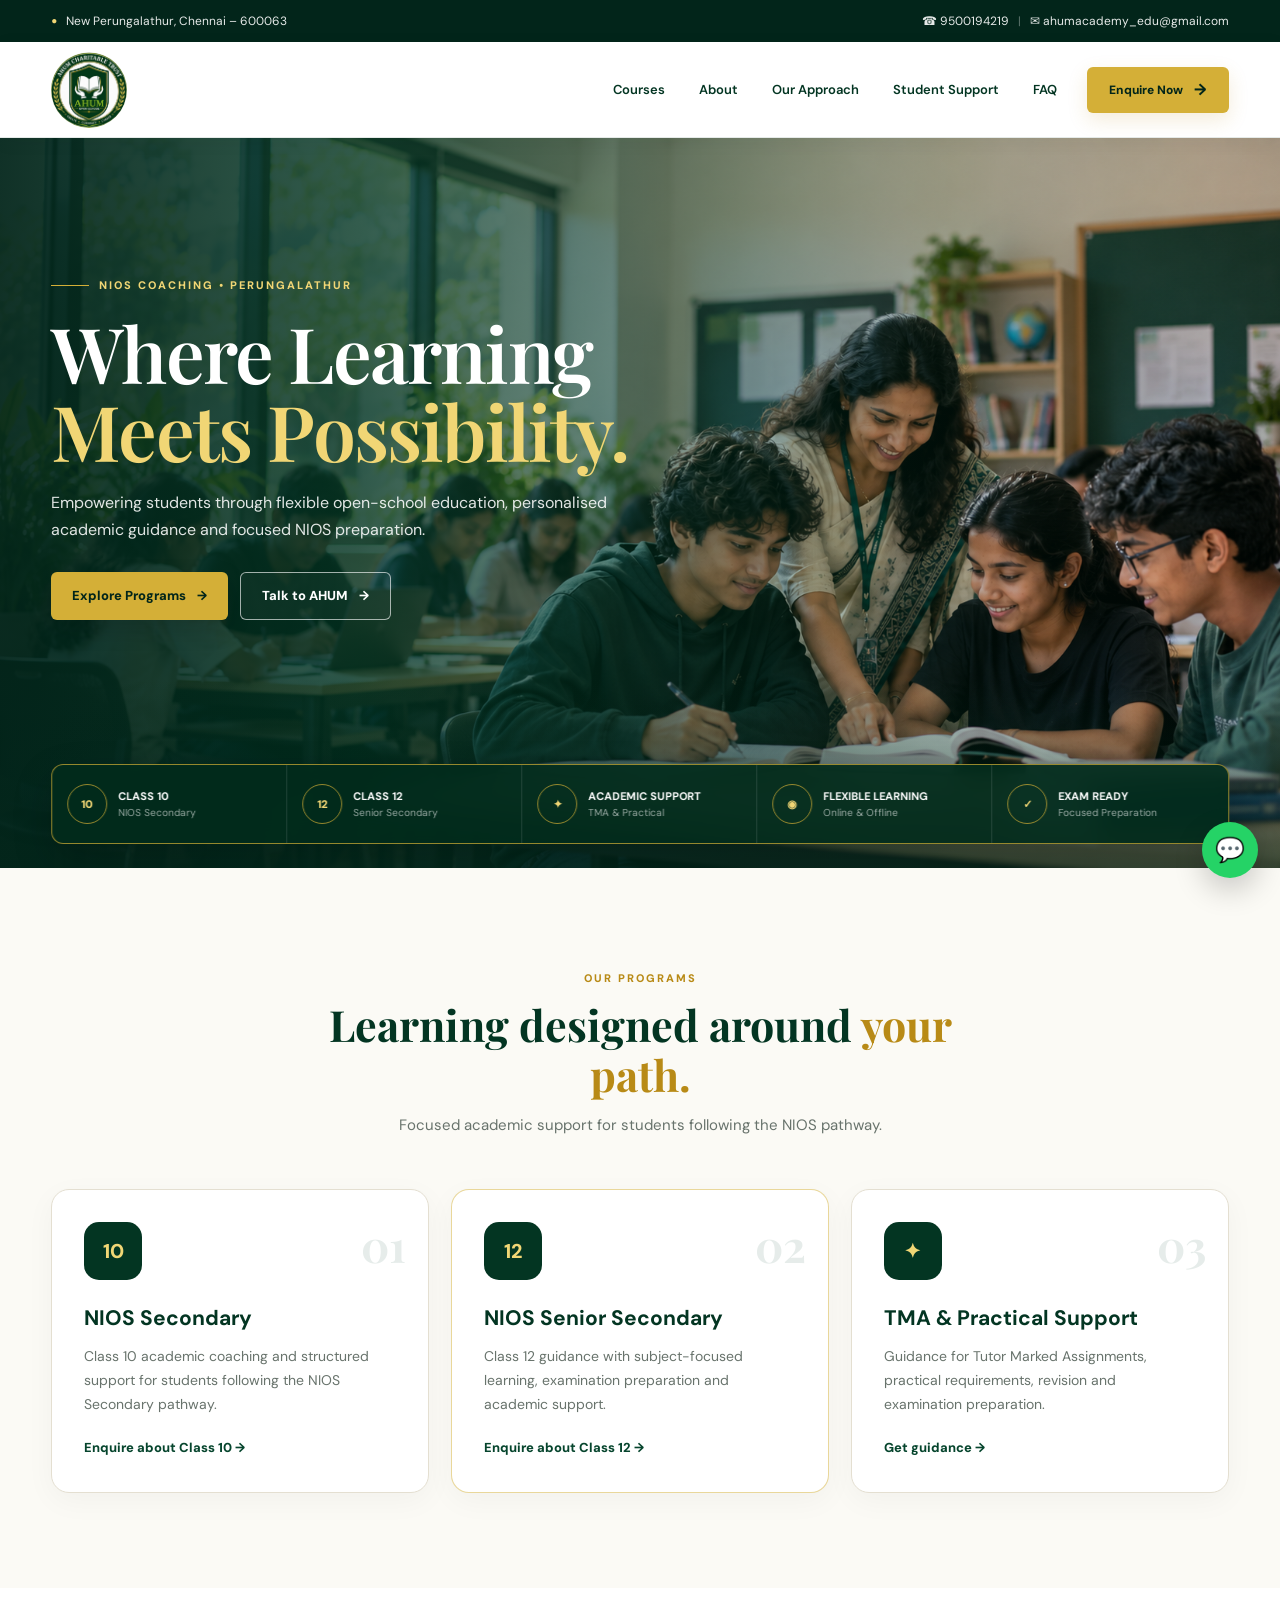
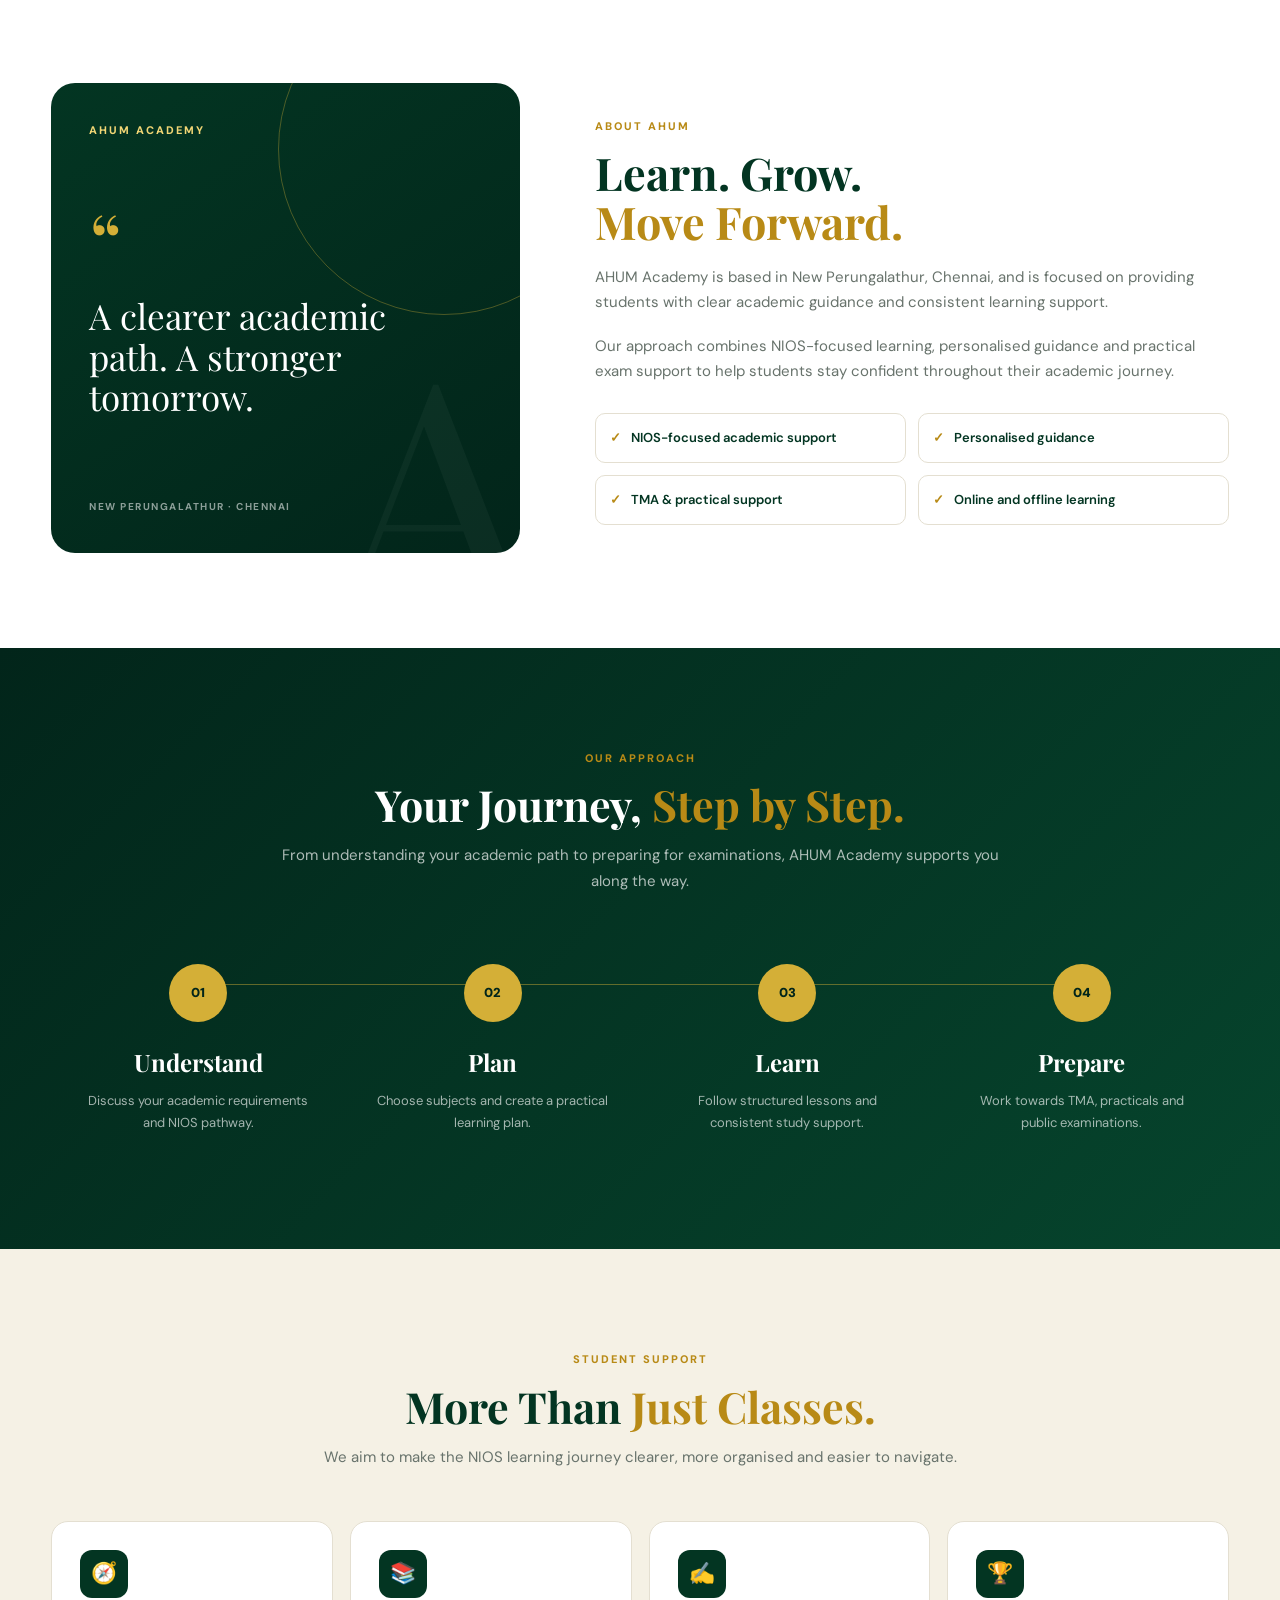
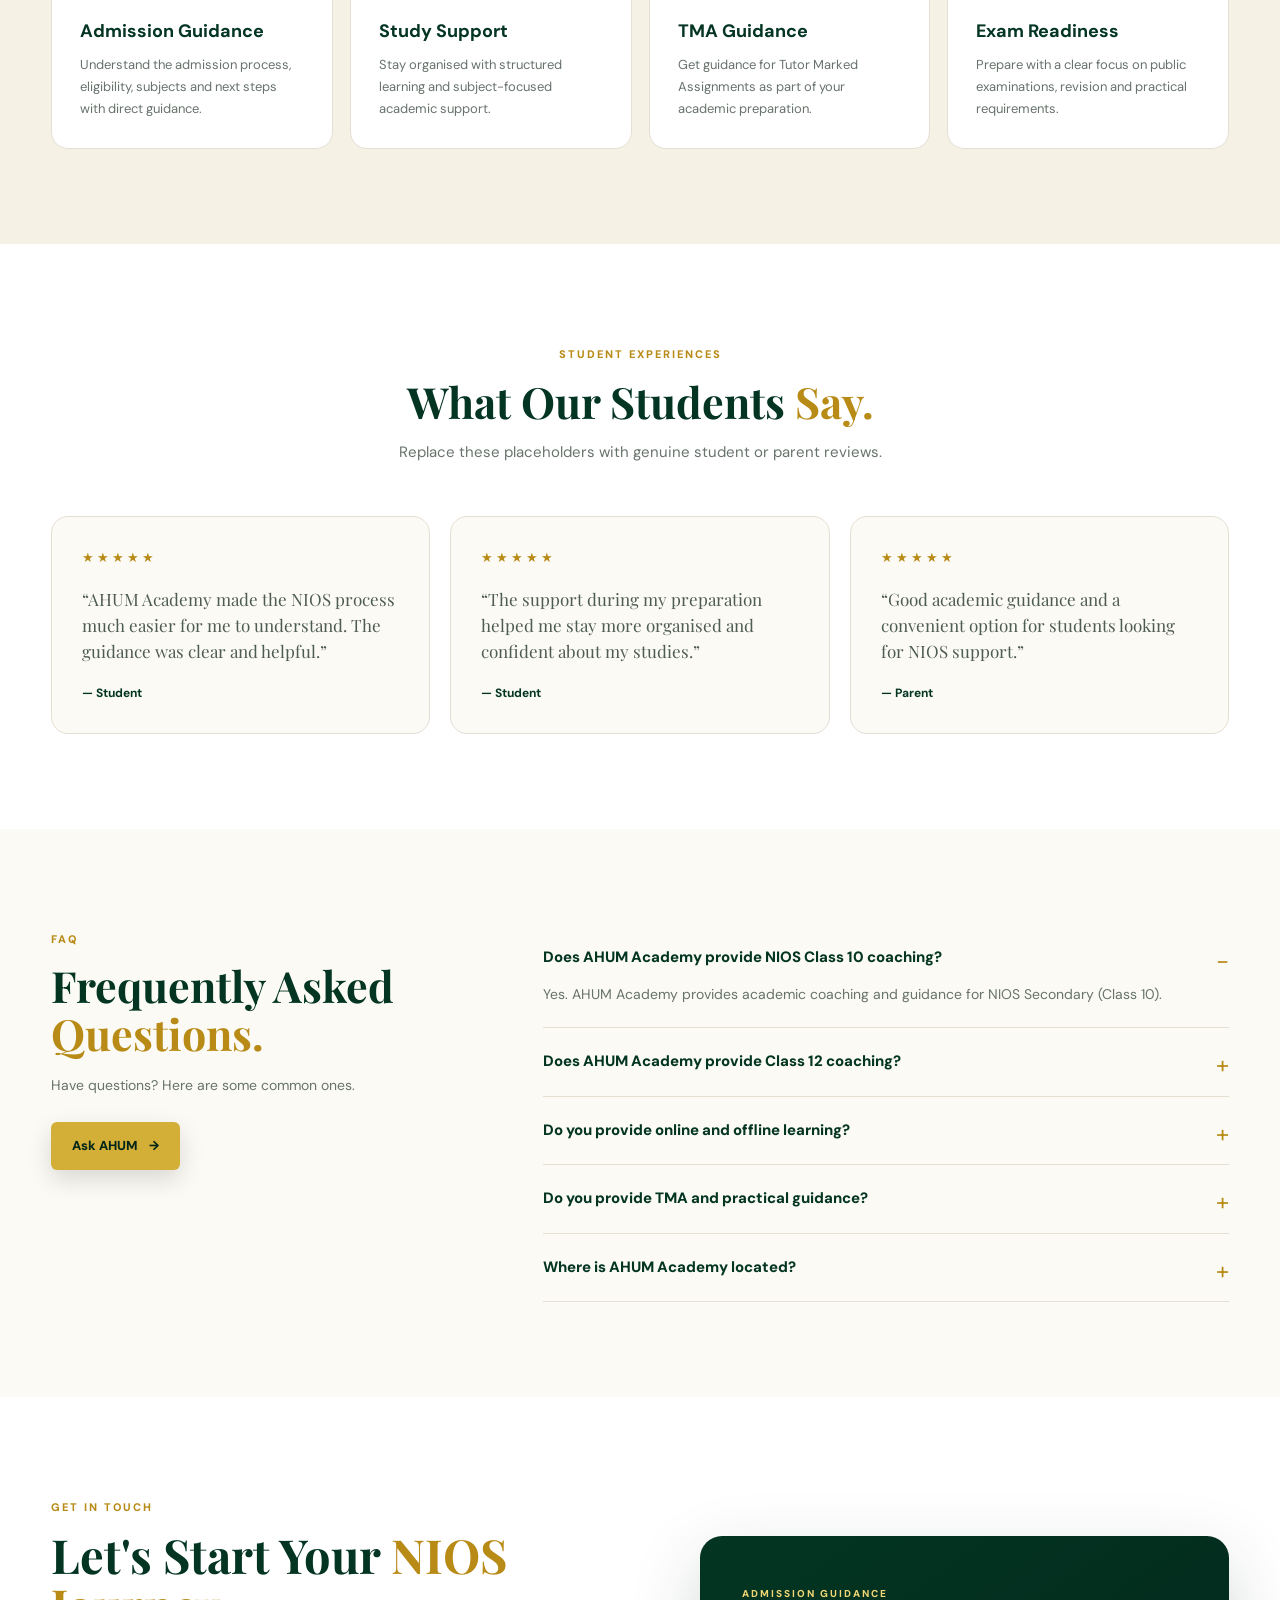
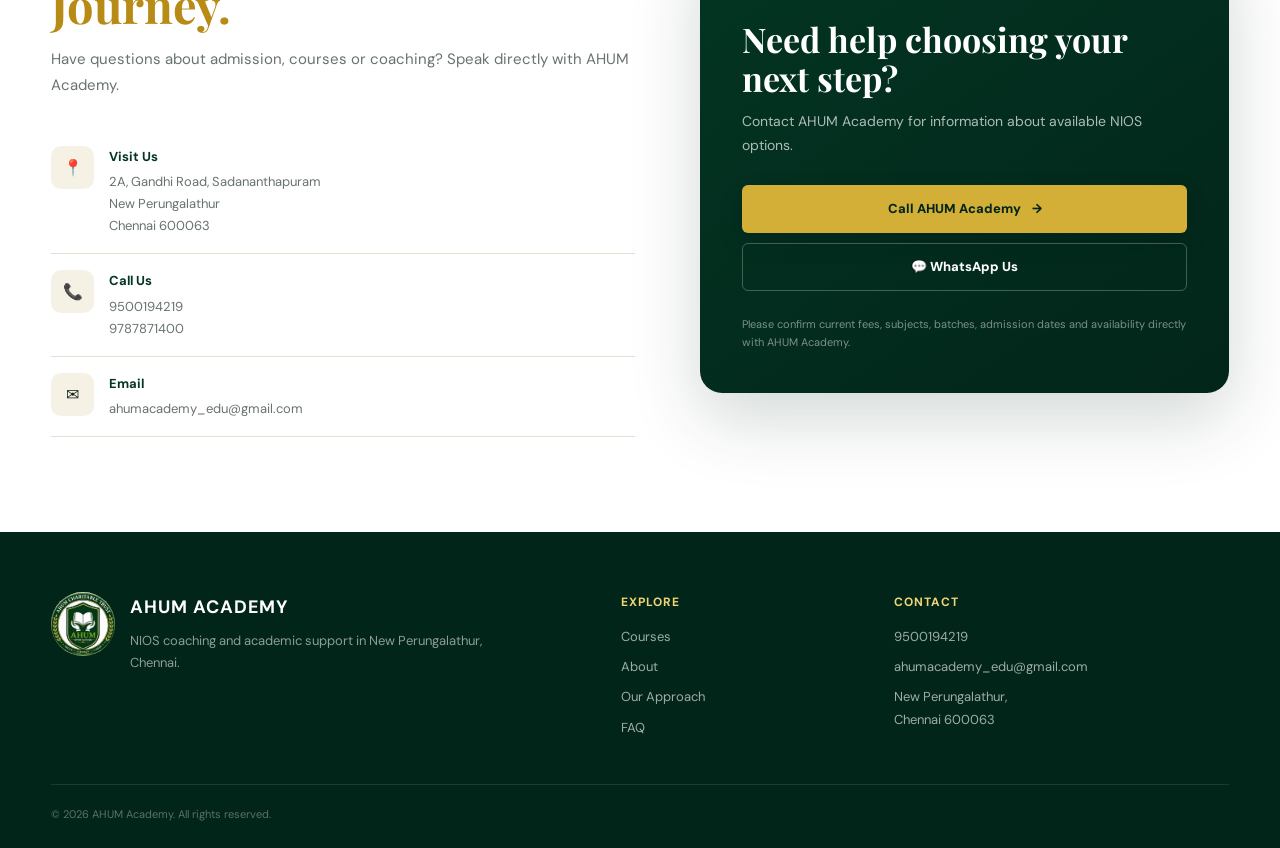
<file: index.html>
<!DOCTYPE html>
<html lang="en">

<head>

    <meta charset="UTF-8">

    <meta name="viewport"
          content="width=device-width, initial-scale=1.0">
    
    <link rel="icon" type="image/png" href="images/ahum-favicon.png">

        <!-- Primary SEO Meta Tags -->
        <title>Ahum Academy | NIOS Coaching & Academic Support</title>
        <meta name="title" content="Ahum Academy | [Insert Primary Slogan or Niche]">
        <meta name="description" content="Welcome to Ahum Academy. We offer comprehensive [insert niche, e.g., IT training, competitive exam preparation, online courses] designed to build your skills and advance your career.">
        <meta name="keywords" content="Ahum Academy, [Keyword 1], [Keyword 2], [Keyword 3], online education, skill development, [City/Location if applicable]">
        <meta name="author" content="Ahum Academy">
        <meta name="robots" content="index, follow">
        <link rel="canonical" href="https://ahumacademy.org/">
        
        <!-- Open Graph / Facebook (For social sharing previews) -->
        <meta property="og:type" content="website">
        <meta property="og:url" content="https://ahumacademy.org/">
        <meta property="og:title" content="Ahum Academy | [Insert Primary Slogan]">
        <meta property="og:description" content="Welcome to Ahum Academy. We offer comprehensive [insert niche] designed to build your skills and advance your career.">
        <meta property="og:image" content="https://ahumacademy.org/assets/social-preview-image.jpg">
        
        <!-- Twitter -->
        <meta name="twitter:card" content="summary_large_image">
        <meta name="twitter:url" content="https://ahumacademy.org/">
        <meta name="twitter:title" content="Ahum Academy | [Insert Primary Slogan]">
        <meta name="twitter:description" content="Welcome to Ahum Academy. We offer comprehensive [insert niche] designed to build your skills and advance your career.">
        <meta name="twitter:image" content="https://ahumacademy.org/assets/social-preview-image.jpg">
            <!-- Google Fonts -->

    <link rel="preconnect"
          href="https://fonts.googleapis.com">

    <link rel="preconnect"
          href="https://fonts.gstatic.com"
          crossorigin>

    <link
        href="https://fonts.googleapis.com/css2?family=DM+Sans:wght@400;500;600;700;800&family=Playfair+Display:wght@500;600;700&display=swap"
        rel="stylesheet"
    >

    <!-- CSS -->

    <link rel="stylesheet" href="style.css">

</head>


<body>


<!-- =====================================================
     TOP CONTACT BAR
===================================================== -->

<div class="topbar">

    <div class="container topbar-inner">

        <div class="top-location">

            <span class="top-icon">●</span>

            New Perungalathur,
            Chennai – 600063

        </div>


        <div class="top-contact">

            <a href="tel:+919500194219">

                ☎ 9500194219

            </a>

            <span class="divider">|</span>

            <a href="mailto:ahumacademy_edu@gmail.com">

                ✉ ahumacademy_edu@gmail.com

            </a>

        </div>

    </div>

</div>



<!-- =====================================================
     MAIN HEADER
===================================================== -->

<header class="site-header">

    <div class="container nav-inner">


        <!-- LOGO -->

        <a href="#" class="site-logo">

            <img
                src="images/ahum-logo.jpeg"
                alt="AHUM Academy Logo"
            >

        </a>



        <!-- DESKTOP NAVIGATION -->

        <nav class="main-nav">

            <a href="#courses">
                Courses
            </a>

            <a href="#about">
                About
            </a>

            <a href="#approach">
                Our Approach
            </a>

            <a href="#support">
                Student Support
            </a>

            <a href="#faq">
                FAQ
            </a>

        </nav>



        <!-- HEADER BUTTON -->

        <a href="#contact"
           class="header-btn">

            Enquire Now

            <span>→</span>

        </a>



        <!-- MOBILE MENU BUTTON -->

        <button
            class="menu-toggle"
            id="menuToggle"
            aria-label="Open menu"
            aria-expanded="false">

            ☰

        </button>

    </div>



    <!-- MOBILE NAVIGATION -->

    <div
        class="mobile-nav"
        id="mobileNav">

        <a href="#courses">
            Courses
        </a>

        <a href="#about">
            About
        </a>

        <a href="#approach">
            Our Approach
        </a>

        <a href="#support">
            Student Support
        </a>

        <a href="#faq">
            FAQ
        </a>

        <a href="#contact"
           class="mobile-enquire">

            Enquire Now →

        </a>

    </div>

</header>



<main>



<!-- =====================================================
     HERO SECTION
===================================================== -->

<section class="hero">


    <!-- BACKGROUND IMAGE -->

    <div class="hero-background"></div>


    <!-- DARK OVERLAY -->

    <div class="hero-overlay"></div>



    <!-- HERO CONTENT -->

    <div class="container hero-content">

        <div class="hero-copy">


            <div class="eyebrow">

                <span></span>

                NIOS COACHING • PERUNGALATHUR

            </div>



            <h1>

                Where Learning

                <br>

                <em>
                    Meets Possibility.
                </em>

            </h1>



            <p>

                Empowering students through flexible
                open-school education, personalised
                academic guidance and focused NIOS
                preparation.

            </p>



            <!-- BUTTONS -->

            <div class="hero-actions">


                <a href="#courses"
                   class="btn btn-gold">

                    Explore Programs

                    <span>→</span>

                </a>



                <a href="#contact"
                   class="btn btn-outline">

                    Talk to AHUM

                    <span>→</span>

                </a>


            </div>

        </div>

    </div>



    <!-- =================================================
         HERO INFORMATION BAR
    ================================================== -->

    <div class="container hero-info-wrap">

        <div class="hero-info">


            <div class="hero-info-item">

                <div class="info-icon">
                    10
                </div>

                <div>

                    <strong>
                        CLASS 10
                    </strong>

                    <span>
                        NIOS Secondary
                    </span>

                </div>

            </div>



            <div class="hero-info-item">

                <div class="info-icon">
                    12
                </div>

                <div>

                    <strong>
                        CLASS 12
                    </strong>

                    <span>
                        Senior Secondary
                    </span>

                </div>

            </div>



            <div class="hero-info-item">

                <div class="info-icon">
                    ✦
                </div>

                <div>

                    <strong>
                        ACADEMIC SUPPORT
                    </strong>

                    <span>
                        TMA & Practical
                    </span>

                </div>

            </div>



            <div class="hero-info-item">

                <div class="info-icon">
                    ◉
                </div>

                <div>

                    <strong>
                        FLEXIBLE LEARNING
                    </strong>

                    <span>
                        Online & Offline
                    </span>

                </div>

            </div>



            <div class="hero-info-item">

                <div class="info-icon">
                    ✓
                </div>

                <div>

                    <strong>
                        EXAM READY
                    </strong>

                    <span>
                        Focused Preparation
                    </span>

                </div>

            </div>


        </div>

    </div>

</section>



<!-- =====================================================
     COURSES
===================================================== -->

<section
    class="section courses"
    id="courses">

    <div class="container">


        <div class="section-heading">

            <span class="section-kicker">
                OUR PROGRAMS
            </span>

            <h2>

                Learning designed around

                <em>
                    your path.
                </em>

            </h2>

            <p>

                Focused academic support for students
                following the NIOS pathway.

            </p>

        </div>



        <div class="course-grid">


            <!-- COURSE 1 -->

            <article class="course-card">

                <div class="course-number">
                    01
                </div>

                <div class="course-icon">
                    10
                </div>

                <h3>
                    NIOS Secondary
                </h3>

                <p>

                    Class 10 academic coaching and
                    structured support for students
                    following the NIOS Secondary pathway.

                </p>

                <a href="#contact">

                    Enquire about Class 10 →

                </a>

            </article>



            <!-- COURSE 2 -->

            <article class="course-card featured">

                <div class="course-number">
                    02
                </div>

                <div class="course-icon">
                    12
                </div>

                <h3>
                    NIOS Senior Secondary
                </h3>

                <p>

                    Class 12 guidance with subject-focused
                    learning, examination preparation
                    and academic support.

                </p>

                <a href="#contact">

                    Enquire about Class 12 →

                </a>

            </article>



            <!-- COURSE 3 -->

            <article class="course-card">

                <div class="course-number">
                    03
                </div>

                <div class="course-icon">
                    ✦
                </div>

                <h3>
                    TMA & Practical Support
                </h3>

                <p>

                    Guidance for Tutor Marked Assignments,
                    practical requirements, revision and
                    examination preparation.

                </p>

                <a href="#contact">

                    Get guidance →

                </a>

            </article>


        </div>

    </div>

</section>



<!-- =====================================================
     ABOUT
===================================================== -->

<section
    class="section about"
    id="about">

    <div class="container about-grid">


        <!-- LEFT -->

        <div class="about-visual">

            <div class="about-badge">

                AHUM ACADEMY

            </div>


            <div class="about-quote">

                <span>
                    “
                </span>

                <p>

                    A clearer academic path.
                    A stronger tomorrow.

                </p>

            </div>


            <div class="about-bottom">

                NEW PERUNGALATHUR · CHENNAI

            </div>

        </div>



        <!-- RIGHT -->

        <div class="about-content">

            <span class="section-kicker">

                ABOUT AHUM

            </span>


            <h2>

                Learn. Grow.

                <br>

                <em>
                    Move Forward.
                </em>

            </h2>


            <p>

                AHUM Academy is based in New
                Perungalathur, Chennai, and is focused
                on providing students with clear
                academic guidance and consistent
                learning support.

            </p>


            <p>

                Our approach combines NIOS-focused
                learning, personalised guidance and
                practical exam support to help students
                stay confident throughout their
                academic journey.

            </p>



            <div class="about-points">


                <div>

                    <span>✓</span>

                    NIOS-focused academic support

                </div>


                <div>

                    <span>✓</span>

                    Personalised guidance

                </div>


                <div>

                    <span>✓</span>

                    TMA & practical support

                </div>


                <div>

                    <span>✓</span>

                    Online and offline learning

                </div>


            </div>

        </div>

    </div>

</section>



<!-- =====================================================
     OUR APPROACH
===================================================== -->

<section
    class="section approach"
    id="approach">

    <div class="container">


        <div class="section-heading light">

            <span class="section-kicker">

                OUR APPROACH

            </span>


            <h2>

                Your Journey,

                <em>
                    Step by Step.
                </em>

            </h2>


            <p>

                From understanding your academic path
                to preparing for examinations, AHUM
                Academy supports you along the way.

            </p>

        </div>



        <div class="journey-grid">


            <div class="journey-card">

                <div class="journey-number">
                    01
                </div>

                <h3>
                    Understand
                </h3>

                <p>

                    Discuss your academic requirements
                    and NIOS pathway.

                </p>

            </div>



            <div class="journey-card">

                <div class="journey-number">
                    02
                </div>

                <h3>
                    Plan
                </h3>

                <p>

                    Choose subjects and create a
                    practical learning plan.

                </p>

            </div>



            <div class="journey-card">

                <div class="journey-number">
                    03
                </div>

                <h3>
                    Learn
                </h3>

                <p>

                    Follow structured lessons and
                    consistent study support.

                </p>

            </div>



            <div class="journey-card">

                <div class="journey-number">
                    04
                </div>

                <h3>
                    Prepare
                </h3>

                <p>

                    Work towards TMA, practicals
                    and public examinations.

                </p>

            </div>


        </div>

    </div>

</section>



<!-- =====================================================
     STUDENT SUPPORT
===================================================== -->

<section
    class="section support"
    id="support">

    <div class="container">


        <div class="section-heading">

            <span class="section-kicker">

                STUDENT SUPPORT

            </span>


            <h2>

                More Than

                <em>
                    Just Classes.
                </em>

            </h2>


            <p>

                We aim to make the NIOS learning journey
                clearer, more organised and easier to
                navigate.

            </p>

        </div>



        <div class="support-grid">


            <article class="support-card">

                <div class="support-icon">
                    🧭
                </div>

                <h3>
                    Admission Guidance
                </h3>

                <p>

                    Understand the admission process,
                    eligibility, subjects and next steps
                    with direct guidance.

                </p>

            </article>



            <article class="support-card">

                <div class="support-icon">
                    📚
                </div>

                <h3>
                    Study Support
                </h3>

                <p>

                    Stay organised with structured
                    learning and subject-focused
                    academic support.

                </p>

            </article>



            <article class="support-card">

                <div class="support-icon">
                    ✍
                </div>

                <h3>
                    TMA Guidance
                </h3>

                <p>

                    Get guidance for Tutor Marked
                    Assignments as part of your
                    academic preparation.

                </p>

            </article>



            <article class="support-card">

                <div class="support-icon">
                    🏆
                </div>

                <h3>
                    Exam Readiness
                </h3>

                <p>

                    Prepare with a clear focus on
                    public examinations, revision
                    and practical requirements.

                </p>

            </article>


        </div>

    </div>

</section>



<!-- =====================================================
     TESTIMONIALS
===================================================== -->

<section class="section testimonials">

    <div class="container">


        <div class="section-heading">

            <span class="section-kicker">

                STUDENT EXPERIENCES

            </span>


            <h2>

                What Our Students

                <em>
                    Say.
                </em>

            </h2>


            <p>

                Replace these placeholders with genuine
                student or parent reviews.

            </p>

        </div>



        <div class="review-grid">


            <article class="review-card">

                <div class="stars">
                    ★★★★★
                </div>

                <p>

                    “AHUM Academy made the NIOS process
                    much easier for me to understand.
                    The guidance was clear and helpful.”

                </p>

                <strong>
                    — Student
                </strong>

            </article>



            <article class="review-card">

                <div class="stars">
                    ★★★★★
                </div>

                <p>

                    “The support during my preparation
                    helped me stay more organised and
                    confident about my studies.”

                </p>

                <strong>
                    — Student
                </strong>

            </article>



            <article class="review-card">

                <div class="stars">
                    ★★★★★
                </div>

                <p>

                    “Good academic guidance and a
                    convenient option for students
                    looking for NIOS support.”

                </p>

                <strong>
                    — Parent
                </strong>

            </article>


        </div>

    </div>

</section>



<!-- =====================================================
     FAQ
===================================================== -->

<section
    class="section faq-section"
    id="faq">

    <div class="container faq-layout">


        <div class="faq-intro">

            <span class="section-kicker">
                FAQ
            </span>


            <h2>

                Frequently Asked

                <em>
                    Questions.
                </em>

            </h2>


            <p>

                Have questions?
                Here are some common ones.

            </p>


            <a href="#contact"
               class="btn btn-gold">

                Ask AHUM

                <span>→</span>

            </a>

        </div>



        <div class="faq-list">


            <details open>

                <summary>

                    Does AHUM Academy provide NIOS
                    Class 10 coaching?

                </summary>

                <p>

                    Yes. AHUM Academy provides academic
                    coaching and guidance for NIOS
                    Secondary (Class 10).

                </p>

            </details>



            <details>

                <summary>

                    Does AHUM Academy provide Class
                    12 coaching?

                </summary>

                <p>

                    Yes. AHUM Academy provides Senior
                    Secondary (Class 12) coaching and
                    guidance. Contact the academy to
                    confirm current subjects and batches.

                </p>

            </details>



            <details>

                <summary>

                    Do you provide online and offline
                    learning?

                </summary>

                <p>

                    Yes. AHUM Academy provides online
                    and offline learning support.
                    Current batch timings can be
                    confirmed directly with the academy.

                </p>

            </details>



            <details>

                <summary>

                    Do you provide TMA and practical
                    guidance?

                </summary>

                <p>

                    Yes. Academic support includes
                    guidance for TMA, public examinations
                    and practical preparation.

                </p>

            </details>



            <details>

                <summary>

                    Where is AHUM Academy located?

                </summary>

                <p>

                    2A, Gandhi Road, Sadananthapuram,
                    New Perungalathur, Chennai 600063.

                </p>

            </details>


        </div>

    </div>

</section>



<!-- =====================================================
     CONTACT
===================================================== -->

<section
    class="section contact"
    id="contact">

    <div class="container contact-grid">


        <div class="contact-main">

            <span class="section-kicker">

                GET IN TOUCH

            </span>


            <h2>

                Let's Start Your

                <em>
                    NIOS Journey.
                </em>

            </h2>


            <p>

                Have questions about admission,
                courses or coaching? Speak directly
                with AHUM Academy.

            </p>



            <div class="contact-details">


                <div class="contact-detail">

                    <div class="contact-detail-icon">
                        📍
                    </div>

                    <div>

                        <strong>
                            Visit Us
                        </strong>

                        <span>

                            2A, Gandhi Road,
                            Sadananthapuram<br>

                            New Perungalathur<br>

                            Chennai 600063

                        </span>

                    </div>

                </div>



                <div class="contact-detail">

                    <div class="contact-detail-icon">
                        📞
                    </div>

                    <div>

                        <strong>
                            Call Us
                        </strong>

                        <span>

                            <a href="tel:+919500194219">
                                9500194219
                            </a>

                            <br>

                            <a href="tel:+919787871400">
                                9787871400
                            </a>

                        </span>

                    </div>

                </div>



                <div class="contact-detail">

                    <div class="contact-detail-icon">
                        ✉
                    </div>

                    <div>

                        <strong>
                            Email
                        </strong>

                        <span>

                            <a href="mailto:ahumacademy_edu@gmail.com">

                                ahumacademy_edu@gmail.com

                            </a>

                        </span>

                    </div>

                </div>


            </div>

        </div>



        <!-- CONTACT CARD -->

        <div class="contact-card">


            <div class="contact-card-top">

                <span class="mini-label">

                    ADMISSION GUIDANCE

                </span>


                <h3>

                    Need help choosing
                    your next step?

                </h3>


                <p>

                    Contact AHUM Academy for information
                    about available NIOS options.

                </p>

            </div>



            <div class="contact-buttons">


                <a
                    href="tel:+919500194219"
                    class="btn btn-gold">

                    Call AHUM Academy

                    <span>→</span>

                </a>



                <a
                    href="https://wa.me/919500194219?text=Hi%20AHUM%20Academy%2C%20I%20would%20like%20admission%20guidance."
                    class="whatsapp-btn"
                    target="_blank"
                    rel="noopener">

                    💬 WhatsApp Us

                </a>


            </div>



            <p class="contact-note">

                Please confirm current fees, subjects,
                batches, admission dates and availability
                directly with AHUM Academy.

            </p>

        </div>

    </div>

</section>


</main>



<!-- =====================================================
     FOOTER
===================================================== -->

<footer>

    <div class="container footer-grid">


        <div class="footer-brand">

            <img
                src="images/ahum-logo.jpeg"
                alt="AHUM Academy Logo"
            >


            <div>

                <h3>
                    AHUM ACADEMY
                </h3>

                <p>

                    NIOS coaching and academic support
                    in New Perungalathur, Chennai.

                </p>

            </div>

        </div>



        <div class="footer-column">

            <h4>
                Explore
            </h4>

            <a href="#courses">
                Courses
            </a>

            <a href="#about">
                About
            </a>

            <a href="#approach">
                Our Approach
            </a>

            <a href="#faq">
                FAQ
            </a>

        </div>



        <div class="footer-column">

            <h4>
                Contact
            </h4>

            <a href="tel:+919500194219">
                9500194219
            </a>

            <a href="mailto:ahumacademy_edu@gmail.com">
                ahumacademy_edu@gmail.com
            </a>

            <span>

                New Perungalathur,<br>
                Chennai 600063

            </span>

        </div>


    </div>



    <div class="container footer-bottom">

        © 2026 AHUM Academy.
        All rights reserved.

    </div>

</footer>



<!-- =====================================================
     FLOATING WHATSAPP
===================================================== -->

<a
    href="https://wa.me/919500194219?text=Hi%20AHUM%20Academy%2C%20I%20would%20like%20admission%20guidance."
    class="floating-whatsapp"
    target="_blank"
    rel="noopener"
    aria-label="WhatsApp AHUM Academy">

    💬

</a>



<!-- =====================================================
     MOBILE MENU JAVASCRIPT
===================================================== -->

<script>

const menuToggle =
    document.getElementById("menuToggle");

const mobileNav =
    document.getElementById("mobileNav");


menuToggle.addEventListener(
    "click",
    function () {

        const isOpen =
            mobileNav.classList.toggle("active");

        menuToggle.setAttribute(
            "aria-expanded",
            isOpen ? "true" : "false"
        );

    }
);


document
    .querySelectorAll(".mobile-nav a")
    .forEach(link => {

        link.addEventListener(
            "click",
            () => {

                mobileNav.classList.remove(
                    "active"
                );

                menuToggle.setAttribute(
                    "aria-expanded",
                    "false"
                );

            }
        );

    });

</script>


</body>
</html>
</file>
<file: style.css>
/* =========================================================
   AHUM ACADEMY
   PREMIUM WEBSITE THEME

   COLORS:
   Forest Green
   Gold
   Warm Ivory
   White
========================================================= */


/* =========================================================
   COLOR VARIABLES
========================================================= */

:root {

    --green-950: #02251a;

    --green-900: #033522;

    --green-800: #06452d;

    --green-700: #08613d;


    --gold-600: #b88a16;

    --gold: #d4af37;

    --gold-light: #f1d675;


    --ivory: #fbfaf5;

    --cream: #f5f1e5;


    --white: #ffffff;


    --text: #18251e;

    --muted: #68736c;


    --border: #e4dfd1;


    --container: 1180px;


    --shadow:
        0 20px 60px
        rgba(2, 37, 26, 0.10);
}


/* =========================================================
   RESET
========================================================= */

* {

    margin: 0;

    padding: 0;

    box-sizing: border-box;

}


html {

    scroll-behavior: smooth;

}


body {

    font-family:
        "DM Sans",
        Arial,
        sans-serif;

    color: var(--text);

    background: var(--white);

    line-height: 1.7;

    -webkit-font-smoothing:
        antialiased;

}


img {

    display: block;

    max-width: 100%;

}


a {

    color: inherit;

    text-decoration: none;

}


button {

    font: inherit;

}


.container {

    width:
        min(
            var(--container),
            92%
        );

    margin-inline: auto;

}


/* =========================================================
   TOP CONTACT BAR
========================================================= */

.topbar {

    height: 42px;

    background:
        var(--green-950);

    color:
        rgba(255,255,255,.90);

    font-size: 12px;

}


.topbar-inner {

    height: 42px;

    display: flex;

    align-items: center;

    justify-content: space-between;

}


.top-location,
.top-contact {

    display: flex;

    align-items: center;

    gap: 9px;

}


.top-icon {

    color:
        var(--gold-light);

    font-size: 10px;

}


.top-contact a {

    transition:
        color .2s ease;

}


.top-contact a:hover {

    color:
        var(--gold-light);

}


.divider {

    color:
        rgba(255,255,255,.35);

}


/* =========================================================
   MAIN HEADER
========================================================= */

.site-header {

    position: relative;

    z-index: 100;

    width: 100%;

    height: 96px;

    background:
        rgba(255,255,255,.98);

    border-bottom:
        1px solid
        rgba(3,53,34,.10);

    box-shadow:
        0 4px 18px
        rgba(2,37,26,.05);

}


.nav-inner {

    height: 96px;

    display: flex;

    align-items: center;

    justify-content: space-between;

    gap: 30px;

}


/* =========================================================
   LOGO
========================================================= */

.site-logo {

    display: flex;

    align-items: center;

    flex-shrink: 0;

}


.site-logo img {

    width: 76px;

    height: 76px;

    object-fit: contain;

    border-radius: 50%;

}


/* =========================================================
   DESKTOP NAVIGATION
========================================================= */

.main-nav {

    display: flex;

    align-items: center;

    gap: 34px;

    margin-left: auto;

}


.main-nav a {

    position: relative;

    display: inline-flex;

    align-items: center;

    height: 96px;

    color:
        var(--green-900);

    font-size: 13px;

    font-weight: 600;

    white-space: nowrap;

    transition:
        color .2s ease;

}


.main-nav a::after {

    content: "";

    position: absolute;

    left: 0;

    bottom: 25px;

    width: 0;

    height: 2px;

    background:
        var(--gold);

    transition:
        width .25s ease;

}


.main-nav a:hover {

    color:
        var(--gold-600);

}


.main-nav a:hover::after {

    width: 100%;

}


/* =========================================================
   HEADER BUTTON
========================================================= */

.header-btn {

    min-width: 142px;

    height: 46px;

    display: inline-flex;

    align-items: center;

    justify-content: center;

    gap: 11px;

    padding: 0 20px;

    border-radius: 6px;

    background:
        var(--gold);

    color:
        var(--green-950);

    font-size: 12px;

    font-weight: 800;

    box-shadow:
        0 7px 20px
        rgba(184,138,22,.16);

    transition:
        transform .25s ease,
        background .25s ease;

}


.header-btn:hover {

    background:
        var(--gold-light);

    transform:
        translateY(-2px);

}


.header-btn span {

    font-size: 16px;

}


/* =========================================================
   MOBILE MENU
========================================================= */

.menu-toggle {

    display: none;

    width: 42px;

    height: 42px;

    border:
        1px solid
        var(--border);

    border-radius: 7px;

    background:
        var(--white);

    color:
        var(--green-900);

    cursor: pointer;

}


.mobile-nav {

    display: none;

}


/* =========================================================
   HERO
========================================================= */

.hero {

    position: relative;

    min-height: 730px;

    overflow: hidden;

    background:
        var(--green-900);

}


/* =========================================================
   HERO BACKGROUND
========================================================= */

.hero-background {

    position: absolute;

    inset: 0;

    background-image:
        url("images/hero-bg.png");

    background-size: cover;

    background-position:
        center center;

    background-repeat: no-repeat;

}


/* =========================================================
   HERO DARK OVERLAY
========================================================= */

.hero-overlay {

    position: absolute;

    inset: 0;

    background:
        linear-gradient(
            90deg,
            rgba(2,37,26,.94) 0%,
            rgba(2,53,34,.80) 28%,
            rgba(2,53,34,.50) 52%,
            rgba(2,53,34,.20) 78%,
            rgba(2,53,34,.08) 100%
        );

}


/* =========================================================
   HERO BOTTOM GRADIENT
========================================================= */

.hero::after {

    content: "";

    position: absolute;

    left: 0;

    right: 0;

    bottom: 0;

    height: 190px;

    pointer-events: none;

    background:
        linear-gradient(
            to top,
            rgba(2,37,26,.70),
            transparent
        );

}


/* =========================================================
   HERO CONTENT
========================================================= */

.hero-content {

    position: relative;

    z-index: 5;

    min-height: 730px;

    display: flex;

    align-items: center;

    padding-top: 45px;

    padding-bottom: 155px;

}


.hero-copy {

    width: 650px;

    max-width: 62%;

}


.eyebrow {

    display: flex;

    align-items: center;

    gap: 10px;

    color:
        var(--gold-light);

    font-size: 11px;

    font-weight: 800;

    letter-spacing: 2px;

}


.eyebrow span {

    width: 38px;

    height: 1px;

    background:
        var(--gold);

}


.hero h1 {

    margin-top: 18px;

    font-family:
        "Playfair Display",
        Georgia,
        serif;

    color:
        var(--white);

    font-size:
        clamp(50px, 6vw, 78px);

    line-height: 1.02;

    font-weight: 600;

    letter-spacing: -1.8px;

}


.hero h1 em {

    color:
        var(--gold-light);

    font-style: normal;

}


.hero-copy > p {

    max-width: 600px;

    margin-top: 21px;

    color:
        rgba(255,255,255,.88);

    font-size: 16px;

    line-height: 1.65;

}


/* =========================================================
   HERO BUTTONS
========================================================= */

.hero-actions {

    display: flex;

    align-items: center;

    gap: 12px;

    margin-top: 29px;

    flex-wrap: wrap;

}


.btn {

    min-height: 48px;

    display: inline-flex;

    align-items: center;

    justify-content: center;

    gap: 11px;

    padding: 0 21px;

    border-radius: 6px;

    font-size: 13px;

    font-weight: 800;

    transition: .25s ease;

}


.btn-gold {

    background:
        var(--gold);

    color:
        var(--green-950);

    box-shadow:
        0 9px 24px
        rgba(0,0,0,.14);

}


.btn-gold:hover {

    background:
        var(--gold-light);

    transform:
        translateY(-2px);

}


.btn-outline {

    border:
        1px solid
        rgba(255,255,255,.62);

    background:
        rgba(255,255,255,.04);

    color:
        var(--white);

}


.btn-outline:hover {

    border-color:
        var(--gold-light);

    color:
        var(--gold-light);

    background:
        rgba(255,255,255,.08);

}


/* =========================================================
   HERO INFORMATION BAR
========================================================= */

.hero-info-wrap {

    position: absolute;

    z-index: 10;

    left: 50%;

    bottom: 24px;

    transform:
        translateX(-50%);

}


.hero-info {

    display: grid;

    grid-template-columns:
        repeat(5, 1fr);

    width: 100%;

    overflow: hidden;

    border:
        1px solid
        rgba(212,175,55,.70);

    border-radius: 12px;

    background:
        rgba(2,43,28,.91);

    backdrop-filter:
        blur(12px);

    box-shadow:
        0 16px 40px
        rgba(0,0,0,.20);

}


.hero-info-item {

    min-height: 78px;

    display: flex;

    align-items: center;

    gap: 11px;

    padding: 12px 15px;

    border-right:
        1px solid
        rgba(255,255,255,.12);

}


.hero-info-item:last-child {

    border-right: 0;

}


.info-icon {

    width: 40px;

    height: 40px;

    flex: 0 0 40px;

    display: grid;

    place-items: center;

    border:
        1px solid
        rgba(212,175,55,.70);

    border-radius: 50%;

    color:
        var(--gold-light);

    font-size: 11px;

    font-weight: 900;

}


.hero-info-item strong {

    display: block;

    color: #fff;

    font-size: 11px;

    line-height: 1.3;

}


.hero-info-item span {

    display: block;

    margin-top: 3px;

    color:
        rgba(255,255,255,.60);

    font-size: 10px;

    line-height: 1.3;

}


/* =========================================================
   GENERAL SECTIONS
========================================================= */

.section {

    padding: 95px 0;

}


.section-heading {

    max-width: 730px;

    margin:
        0 auto 50px;

    text-align: center;

}


.section-kicker {

    color:
        var(--gold-600);

    font-size: 11px;

    font-weight: 800;

    letter-spacing: 2px;

}


.section-heading h2 {

    margin-top: 10px;

    color:
        var(--green-900);

    font-family:
        "Playfair Display",
        Georgia,
        serif;

    font-size: 43px;

    line-height: 1.15;

}


.section-heading h2 em,
.about-content h2 em,
.faq-intro h2 em,
.contact-main h2 em {

    color:
        var(--gold-600);

    font-style: normal;

}


.section-heading p {

    margin-top: 14px;

    color:
        var(--muted);

    font-size: 15px;

}


.section-heading.light h2 {

    color:
        #fff;

}


.section-heading.light p {

    color:
        rgba(255,255,255,.68);

}


/* =========================================================
   COURSES
========================================================= */

.courses {

    background:
        var(--ivory);

}


.course-grid {

    display: grid;

    grid-template-columns:
        repeat(3, 1fr);

    gap: 22px;

}


.course-card {

    position: relative;

    padding: 32px;

    overflow: hidden;

    border:
        1px solid
        var(--border);

    border-radius: 18px;

    background:
        #fff;

    box-shadow:
        0 8px 30px
        rgba(2,37,26,.04);

    transition:
        transform .3s ease,
        box-shadow .3s ease;

}


.course-card:hover {

    transform:
        translateY(-7px);

    box-shadow:
        var(--shadow);

}


.course-card.featured {

    border-color:
        rgba(212,175,55,.50);

}


.course-number {

    position: absolute;

    top: 18px;

    right: 22px;

    color:
        rgba(6,69,45,.10);

    font-family:
        "Playfair Display",
        Georgia,
        serif;

    font-size: 44px;

    font-weight: 700;

}


.course-icon {

    width: 58px;

    height: 58px;

    display: grid;

    place-items: center;

    border-radius: 15px;

    background:
        var(--green-900);

    color:
        var(--gold-light);

    font-size: 20px;

    font-weight: 800;

}


.course-card h3 {

    margin-top: 21px;

    color:
        var(--green-900);

    font-size: 21px;

}


.course-card p {

    margin-top: 9px;

    color:
        var(--muted);

    font-size: 14px;

}


.course-card > a {

    display: inline-block;

    margin-top: 20px;

    color:
        var(--green-800);

    font-size: 13px;

    font-weight: 800;

}


/* =========================================================
   ABOUT
========================================================= */

.about {

    background:
        #fff;

}


.about-grid {

    display: grid;

    grid-template-columns:
        .85fr 1.15fr;

    gap: 75px;

    align-items: center;

}


.about-visual {

    position: relative;

    min-height: 470px;

    display: flex;

    flex-direction: column;

    justify-content: space-between;

    padding: 38px;

    overflow: hidden;

    border-radius: 24px;

    background:
        linear-gradient(
            145deg,
            var(--green-900),
            var(--green-950)
        );

    color:
        #fff;

}


.about-visual::before {

    content: "";

    position: absolute;

    width: 330px;

    height: 330px;

    right: -90px;

    top: -100px;

    border-radius: 50%;

    border:
        1px solid
        rgba(212,175,55,.35);

}


.about-visual::after {

    content: "A";

    position: absolute;

    right: -20px;

    bottom: -95px;

    color:
        rgba(255,255,255,.035);

    font-family:
        "Playfair Display",
        Georgia,
        serif;

    font-size: 330px;

    line-height: 1;

}


.about-badge {

    position: relative;

    z-index: 2;

    color:
        var(--gold-light);

    font-size: 11px;

    font-weight: 800;

    letter-spacing: 2px;

}


.about-quote {

    position: relative;

    z-index: 2;

}


.about-quote span {

    color:
        var(--gold);

    font-family:
        "Playfair Display",
        Georgia,
        serif;

    font-size: 80px;

    line-height: .5;

}


.about-quote p {

    max-width: 330px;

    margin-top: 15px;

    font-family:
        "Playfair Display",
        Georgia,
        serif;

    font-size: 35px;

    line-height: 1.15;

}


.about-bottom {

    position: relative;

    z-index: 2;

    color:
        rgba(255,255,255,.55);

    font-size: 10px;

    font-weight: 700;

    letter-spacing: 1.5px;

}


.about-content h2 {

    margin-top: 10px;

    color:
        var(--green-900);

    font-family:
        "Playfair Display",
        Georgia,
        serif;

    font-size: 45px;

    line-height: 1.1;

}


.about-content > p {

    max-width: 650px;

    margin-top: 18px;

    color:
        var(--muted);

    font-size: 15px;

}


.about-points {

    display: grid;

    grid-template-columns:
        1fr 1fr;

    gap: 12px;

    margin-top: 28px;

}


.about-points div {

    display: flex;

    align-items: center;

    gap: 10px;

    padding: 13px 14px;

    border:
        1px solid
        var(--border);

    border-radius: 10px;

    color:
        var(--green-900);

    font-size: 13px;

    font-weight: 600;

}


.about-points span {

    color:
        var(--gold-600);

    font-weight: 900;

}


/* =========================================================
   OUR APPROACH
========================================================= */

.approach {

    background:
        linear-gradient(
            135deg,
            var(--green-950),
            var(--green-800)
        );

    color:
        #fff;

}


.journey-grid {

    display: grid;

    grid-template-columns:
        repeat(4, 1fr);

    gap: 0;

}


.journey-card {

    position: relative;

    padding: 20px 28px;

    text-align: center;

}


.journey-card:not(:last-child)::after {

    content: "";

    position: absolute;

    top: 40px;

    right: 0;

    width: 50%;

    height: 1px;

    background:
        rgba(212,175,55,.45);

}


.journey-card:not(:first-child)::before {

    content: "";

    position: absolute;

    top: 40px;

    left: 0;

    width: 50%;

    height: 1px;

    background:
        rgba(212,175,55,.45);

}


.journey-number {

    position: relative;

    z-index: 2;

    width: 58px;

    height: 58px;

    margin-inline: auto;

    display: grid;

    place-items: center;

    border-radius: 50%;

    background:
        var(--gold);

    color:
        var(--green-950);

    font-size: 13px;

    font-weight: 900;

}


.journey-card h3 {

    margin-top: 20px;

    font-family:
        "Playfair Display",
        Georgia,
        serif;

    font-size: 24px;

}


.journey-card p {

    margin-top: 7px;

    color:
        rgba(255,255,255,.64);

    font-size: 13px;

}


/* =========================================================
   STUDENT SUPPORT
========================================================= */

.support {

    background:
        var(--cream);

}


.support-grid {

    display: grid;

    grid-template-columns:
        repeat(4, 1fr);

    gap: 17px;

}


.support-card {

    padding: 28px;

    border:
        1px solid
        var(--border);

    border-radius: 17px;

    background:
        #fff;

    transition:
        .3s ease;

}


.support-card:hover {

    transform:
        translateY(-5px);

    box-shadow:
        var(--shadow);

}


.support-icon {

    width: 48px;

    height: 48px;

    display: grid;

    place-items: center;

    border-radius: 12px;

    background:
        var(--green-900);

    font-size: 21px;

}


.support-card h3 {

    margin-top: 18px;

    color:
        var(--green-900);

    font-size: 18px;

}


.support-card p {

    margin-top: 8px;

    color:
        var(--muted);

    font-size: 13px;

}


/* =========================================================
   TESTIMONIALS
========================================================= */

.testimonials {

    background:
        #fff;

}


.review-grid {

    display: grid;

    grid-template-columns:
        repeat(3, 1fr);

    gap: 20px;

}


.review-card {

    padding: 30px;

    border:
        1px solid
        var(--border);

    border-radius: 17px;

    background:
        var(--ivory);

}


.stars {

    color:
        var(--gold-600);

    letter-spacing: 3px;

    font-size: 13px;

}


.review-card p {

    margin-top: 17px;

    color:
        #4e5b53;

    font-family:
        "Playfair Display",
        Georgia,
        serif;

    font-size: 17px;

    line-height: 1.55;

}


.review-card strong {

    display: block;

    margin-top: 18px;

    color:
        var(--green-900);

    font-size: 12px;

}


/* =========================================================
   FAQ
========================================================= */

.faq-section {

    background:
        var(--ivory);

}


.faq-layout {

    display: grid;

    grid-template-columns:
        .75fr 1.25fr;

    gap: 80px;

    align-items: start;

}


.faq-intro {

    position: sticky;

    top: 25px;

}


.faq-intro h2 {

    margin-top: 10px;

    color:
        var(--green-900);

    font-family:
        "Playfair Display",
        Georgia,
        serif;

    font-size: 43px;

    line-height: 1.12;

}


.faq-intro p {

    margin: 16px 0 25px;

    color:
        var(--muted);

    font-size: 14px;

}


.faq-list details {

    padding: 21px 0;

    border-bottom:
        1px solid
        var(--border);

}


.faq-list summary {

    position: relative;

    padding-right: 35px;

    cursor: pointer;

    list-style: none;

    color:
        var(--green-900);

    font-size: 15px;

    font-weight: 800;

}


.faq-list summary::-webkit-details-marker {

    display: none;

}


.faq-list summary::after {

    content: "+";

    position: absolute;

    right: 0;

    top: -4px;

    color:
        var(--gold-600);

    font-size: 24px;

    font-weight: 400;

}


.faq-list details[open]
summary::after {

    content: "−";

}


.faq-list details p {

    max-width: 650px;

    padding-top: 12px;

    color:
        var(--muted);

    font-size: 14px;

}


/* =========================================================
   CONTACT
========================================================= */

.contact {

    background:
        #fff;

}


.contact-grid {

    display: grid;

    grid-template-columns:
        1.05fr .95fr;

    gap: 65px;

    align-items: center;

}


.contact-main h2 {

    margin-top: 10px;

    color:
        var(--green-900);

    font-family:
        "Playfair Display",
        Georgia,
        serif;

    font-size: 47px;

    line-height: 1.08;

}


.contact-main > p {

    max-width: 610px;

    margin-top: 16px;

    color:
        var(--muted);

    font-size: 15px;

}


.contact-details {

    margin-top: 32px;

}


.contact-detail {

    display: flex;

    align-items: flex-start;

    gap: 15px;

    padding: 16px 0;

    border-bottom:
        1px solid
        var(--border);

}


.contact-detail-icon {

    width: 43px;

    height: 43px;

    flex: 0 0 43px;

    display: grid;

    place-items: center;

    border-radius: 10px;

    background:
        var(--cream);

}


.contact-detail strong {

    display: block;

    color:
        var(--green-900);

    font-size: 13px;

}


.contact-detail span {

    display: block;

    margin-top: 3px;

    color:
        var(--muted);

    font-size: 13px;

}


.contact-detail a:hover {

    color:
        var(--gold-600);

}


/* =========================================================
   CONTACT CARD
========================================================= */

.contact-card {

    padding: 42px;

    border-radius: 22px;

    background:
        linear-gradient(
            145deg,
            var(--green-900),
            var(--green-950)
        );

    color:
        #fff;

    box-shadow:
        0 25px 70px
        rgba(2,37,26,.18);

}


.mini-label {

    color:
        var(--gold-light);

    font-size: 10px;

    font-weight: 800;

    letter-spacing: 2px;

}


.contact-card h3 {

    margin-top: 15px;

    font-family:
        "Playfair Display",
        Georgia,
        serif;

    font-size: 34px;

    line-height: 1.15;

}


.contact-card-top p {

    margin-top: 12px;

    color:
        rgba(255,255,255,.68);

    font-size: 14px;

}


.contact-buttons {

    display: flex;

    flex-direction: column;

    gap: 10px;

    margin-top: 27px;

}


.contact-buttons .btn {

    width: 100%;

}


.whatsapp-btn {

    min-height: 48px;

    display: flex;

    align-items: center;

    justify-content: center;

    border:
        1px solid
        rgba(255,255,255,.25);

    border-radius: 6px;

    color:
        #fff;

    font-size: 13px;

    font-weight: 800;

}


.whatsapp-btn:hover {

    border-color:
        var(--gold-light);

    color:
        var(--gold-light);

}


.contact-note {

    margin-top: 25px;

    color:
        rgba(255,255,255,.48);

    font-size: 11px;

    line-height: 1.6;

}


/* =========================================================
   FOOTER
========================================================= */

footer {

    padding:
        60px 0 25px;

    background:
        var(--green-950);

    color:
        #fff;

}


.footer-grid {

    display: grid;

    grid-template-columns:
        1.4fr .6fr .9fr;

    gap: 50px;

}


.footer-brand {

    display: flex;

    align-items: flex-start;

    gap: 15px;

}


.footer-brand img {

    width: 64px;

    height: 64px;

    flex: 0 0 64px;

    border-radius: 50%;

    object-fit: contain;

}


.footer-brand h3 {

    font-size: 18px;

    letter-spacing: 1px;

}


.footer-brand p {

    max-width: 400px;

    margin-top: 7px;

    color:
        rgba(255,255,255,.55);

    font-size: 13px;

}


.footer-column {

    display: flex;

    flex-direction: column;

    gap: 8px;

}


.footer-column h4 {

    margin-bottom: 6px;

    color:
        var(--gold-light);

    font-size: 12px;

    letter-spacing: 1px;

    text-transform: uppercase;

}


.footer-column a,
.footer-column span {

    color:
        rgba(255,255,255,.62);

    font-size: 13px;

}


.footer-column a:hover {

    color:
        var(--gold-light);

}


.footer-bottom {

    margin-top: 45px;

    padding-top: 20px;

    border-top:
        1px solid
        rgba(255,255,255,.10);

    color:
        rgba(255,255,255,.35);

    font-size: 11px;

}


/* =========================================================
   FLOATING WHATSAPP
========================================================= */

.floating-whatsapp {

    position: fixed;

    right: 22px;

    bottom: 22px;

    z-index: 500;

    width: 56px;

    height: 56px;

    display: grid;

    place-items: center;

    border-radius: 50%;

    background:
        #25d366;

    color:
        #fff;

    font-size: 24px;

    box-shadow:
        0 12px 30px
        rgba(0,0,0,.20);

    transition:
        transform .25s ease;

}


.floating-whatsapp:hover {

    transform:
        translateY(-4px);

}


/* =========================================================
   TABLET
========================================================= */

@media (max-width: 1050px) {

    .main-nav {

        gap: 20px;

    }


    .main-nav a {

        font-size: 12px;

    }


    .site-logo img {

        width: 68px;

        height: 68px;

    }


    .hero-copy {

        max-width: 68%;

    }


    .hero-info-item {

        padding-inline: 10px;

    }


    .info-icon {

        width: 35px;

        height: 35px;

        flex-basis: 35px;

    }

}


/* =========================================================
   MOBILE
========================================================= */

@media (max-width: 820px) {


    /* TOP BAR */

    .topbar {

        height: auto;

        padding: 8px 0;

    }


    .topbar-inner {

        height: auto;

        flex-direction: column;

        gap: 3px;

        text-align: center;

    }


    .top-contact {

        flex-wrap: wrap;

        justify-content: center;

    }



    /* HEADER */

    .site-header {

        height: 76px;

    }


    .nav-inner {

        height: 76px;

    }


    .site-logo img {

        width: 58px;

        height: 58px;

    }


    .main-nav,
    .header-btn {

        display: none;

    }


    .menu-toggle {

        display: grid;

        place-items: center;

    }


    /* MOBILE NAV */

    .mobile-nav {

        position: absolute;

        top: 76px;

        left: 0;

        width: 100%;

        display: flex;

        flex-direction: column;

        padding:
            10px 4% 18px;

        background:
            #fff;

        border-bottom:
            1px solid
            var(--border);

        box-shadow:
            0 15px 30px
            rgba(0,0,0,.08);

        transform:
            translateY(-15px);

        opacity: 0;

        visibility: hidden;

        transition:
            .25s ease;

    }


    .mobile-nav.active {

        transform:
            translateY(0);

        opacity: 1;

        visibility: visible;

    }


    .mobile-nav > a {

        padding: 12px 0;

        border-bottom:
            1px solid #eee;

        color:
            var(--green-900);

        font-size: 14px;

        font-weight: 700;

    }


    .mobile-nav .mobile-enquire {

        margin-top: 10px;

        padding: 13px;

        border: 0;

        border-radius: 6px;

        background:
            var(--gold);

        color:
            var(--green-950);

        text-align: center;

    }



    /* HERO */

    .hero {

        min-height: 850px;

    }


    .hero-background {

        background-position:
            65% center;

    }


    .hero-overlay {

        background:
            linear-gradient(
                90deg,
                rgba(2,37,26,.88),
                rgba(2,53,34,.55)
            );

    }


    .hero-content {

        min-height: 850px;

        align-items: flex-start;

        padding-top: 105px;

        padding-bottom: 255px;

    }


    .hero-copy {

        width: 100%;

        max-width: 100%;

    }


    .hero h1 {

        font-size:
            clamp(43px, 10vw, 60px);

    }


    .hero-copy > p {

        font-size: 14px;

    }



    /* HERO INFO */

    .hero-info {

        grid-template-columns:
            1fr 1fr;

    }


    .hero-info-item {

        min-height: 65px;

        border-bottom:
            1px solid
            rgba(255,255,255,.12);

    }


    .hero-info-item:nth-child(2),
    .hero-info-item:nth-child(4) {

        border-right: 0;

    }


    .hero-info-item:last-child {

        grid-column:
            1 / -1;

        border-right: 0;

    }



    /* OTHER SECTIONS */

    .course-grid,
    .review-grid,
    .support-grid {

        grid-template-columns:
            1fr 1fr;

    }


    .about-grid,
    .contact-grid,
    .faq-layout {

        grid-template-columns:
            1fr;

        gap: 45px;

    }


    .faq-intro {

        position: static;

    }


    .journey-grid {

        grid-template-columns:
            1fr 1fr;

        gap: 25px;

    }


    .journey-card::before,
    .journey-card::after {

        display: none;

    }


    .footer-grid {

        grid-template-columns:
            1fr 1fr;

    }

}


/* =========================================================
   SMALL MOBILE
========================================================= */

@media (max-width: 560px) {


    .top-location {

        font-size: 10px;

    }


    .top-contact {

        font-size: 10px;

    }


    .section {

        padding:
            70px 0;

    }


    .section-heading {

        margin-bottom:
            35px;

    }


    .section-heading h2 {

        font-size: 35px;

    }


    /* HERO */

    .hero {

        min-height: 900px;

    }


    .hero-content {

        min-height: 900px;

        padding-top: 92px;

        padding-bottom: 270px;

    }


    .hero h1 {

        font-size: 42px;

        letter-spacing: -.8px;

    }


    .hero-actions {

        flex-direction: column;

        align-items: stretch;

    }


    .hero-actions .btn {

        width: 100%;

    }


    /* INFO BAR */

    .hero-info {

        grid-template-columns:
            1fr 1fr;

    }


    .hero-info-item {

        padding: 8px;

        gap: 7px;

    }


    .info-icon {

        width: 31px;

        height: 31px;

        flex-basis: 31px;

        font-size: 9px;

    }


    .hero-info-item strong {

        font-size: 9px;

    }


    .hero-info-item span {

        font-size: 8px;

    }


    /* SECTIONS */

    .course-grid,
    .review-grid,
    .support-grid,
    .about-points,
    .journey-grid {

        grid-template-columns:
            1fr;

    }


    .about-visual {

        min-height: 380px;

        padding: 28px;

    }


    .about-quote p {

        font-size: 29px;

    }


    .about-content h2,
    .contact-main h2,
    .faq-intro h2 {

        font-size: 37px;

    }


    .contact-card {

        padding:
            30px 24px;

    }


    .contact-card h3 {

        font-size: 29px;

    }


    .footer-grid {

        grid-template-columns:
            1fr;

    }


    .floating-whatsapp {

        width: 52px;

        height: 52px;

        right: 16px;

        bottom: 16px;

    }

}
</file>
